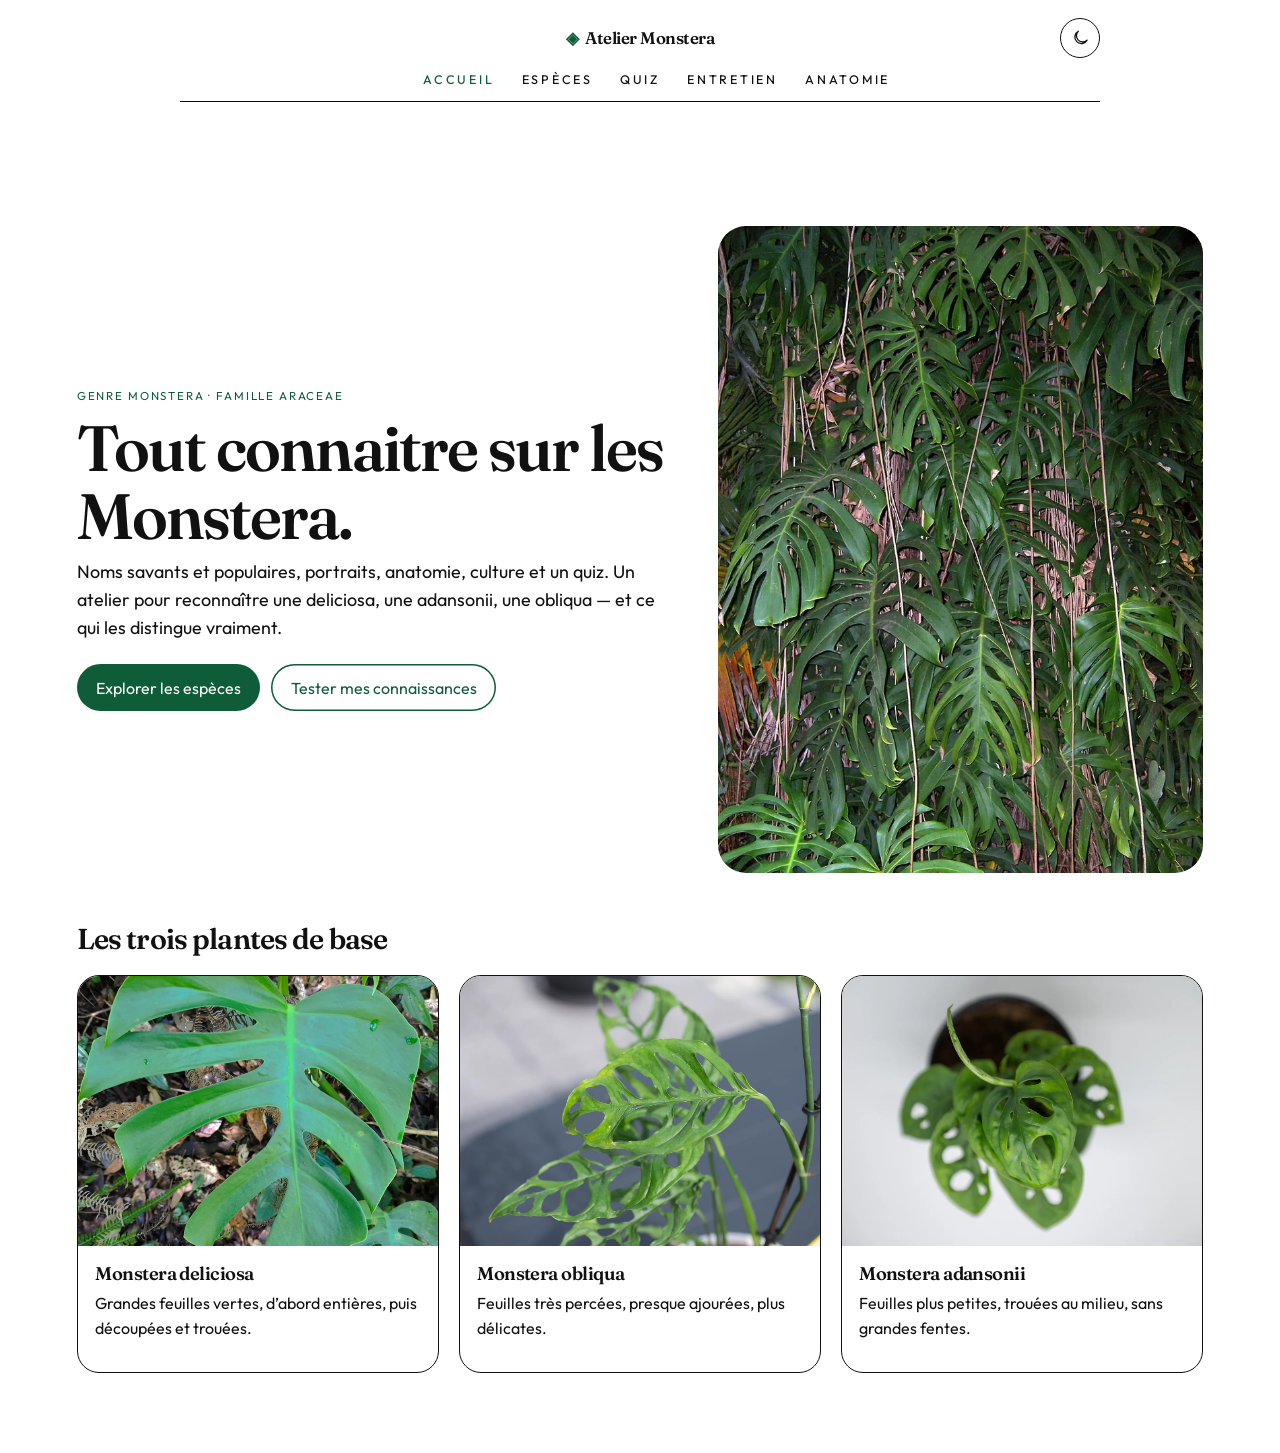
<file: index.html>
<!doctype html>
<html lang="fr">
  <head>
    <meta charset="UTF-8" />
    <meta name="viewport" content="width=device-width, initial-scale=1.0" />
    <meta name="description" content="Atelier Monstera — tout apprendre sur les Monsteras : espèces, photos, noms, entretien et quiz." />
    <meta name="theme-color" content="#0f5c38" />
    <link rel="icon" href="data:image/svg+xml,<svg xmlns='http://www.w3.org/2000/svg' viewBox='0 0 100 100'><text y='.9em' font-size='90'>🌿</text></svg>" />
    <title>Atelier Monstera — apprendre la plante</title>
    <link rel="preload" as="image" href="photos/hero-mur.webp" imagesrcset="photos/hero-mur.webp 720w, photos/hero-mur-1200.webp 1200w" imagesizes="(max-width: 980px) 90vw, 45vw" type="image/webp" fetchpriority="high" />
    <link rel="preload" as="font" href="fonts/outfit-latin.woff2" type="font/woff2" crossorigin />
    <link rel="preload" as="font" href="fonts/fraunces-latin.woff2" type="font/woff2" crossorigin />
    <link rel="stylesheet" href="styles.css?v=5" />
    <script>
      try {
        if (localStorage.getItem("atelier-theme") === "dark") {
          document.documentElement.dataset.theme = "dark";
        }
      } catch (e) {}
    </script>
  </head>
  <body>
    <div id="root">
      <div class="app" id="static-home">
        <header class="top">
          <div class="top-row">
            <span class="top-slot" aria-hidden="true"></span>
            <button class="brand" data-go="accueil"><span class="logo" aria-hidden="true">◈</span> Atelier Monstera</button>
            <button type="button" class="theme-toggle" id="theme-toggle" aria-label="Passer en mode sombre">
              <svg viewBox="0 0 24 24" aria-hidden="true"><path d="M21 14.5A8.5 8.5 0 1 1 9.5 3 7 7 0 0 0 21 14.5z"/></svg>
            </button>
          </div>
          <nav>
            <div class="nav-side nav-left">
              <button class="active" data-go="accueil">Accueil</button>
              <button data-go="especes">Espèces</button>
            </div>
            <button data-go="quiz">Quiz</button>
            <div class="nav-side nav-right">
              <button data-go="entretien">Entretien</button>
              <button data-go="anatomie">Anatomie</button>
            </div>
          </nav>
        </header>
        <main>
          <section class="hero">
            <div>
              <p class="eyebrow">Genre Monstera · famille Araceae</p>
              <h1>Tout connaitre sur les Monstera.</h1>
              <p class="lede">
                Noms savants et populaires, portraits, anatomie, culture et un quiz. Un atelier pour
                reconnaître une deliciosa, une adansonii, une obliqua — et ce qui les distingue vraiment.
              </p>
              <div class="actions">
                <button class="cta" data-go="especes">Explorer les espèces</button>
                <button class="cta ghost" data-go="quiz">Tester mes connaissances</button>
              </div>
            </div>
            <figure>
              <img
                id="lcp-hero"
                src="photos/hero-mur.webp"
                srcset="photos/hero-mur.webp 720w, photos/hero-mur-1200.webp 1200w"
                sizes="(max-width: 980px) 90vw, 45vw"
                width="720"
                height="960"
                fetchpriority="high"
                decoding="async"
                alt="Feuille de Monstera deliciosa"
                style="width:100%;height:auto;aspect-ratio:3/4;object-fit:cover;object-position:center;border-radius:28px;display:block"
              />
            </figure>
          </section>
          <section class="section tight">
            <h2 class="mid">Les trois plantes de base</h2>
            <div class="grid trio">
              <article class="card" data-open="deliciosa">
                <div class="card-media">
                  <img src="photos/home-deliciosa-hd.webp" width="640" height="480" decoding="async" alt="Monstera deliciosa" />
                </div>
                <div class="card-body">
                  <h3>Monstera deliciosa</h3>
                  <p>Grandes feuilles vertes, d’abord entières, puis découpées et trouées.</p>
                </div>
              </article>
              <article class="card" data-open="obliqua">
                <div class="card-media">
                  <img src="photos/home-obliqua-hd.webp" width="640" height="480" loading="lazy" decoding="async" alt="Monstera obliqua" />
                </div>
                <div class="card-body">
                  <h3>Monstera obliqua</h3>
                  <p>Feuilles très percées, presque ajourées, plus délicates.</p>
                </div>
              </article>
              <article class="card" data-open="adansonii">
                <div class="card-media">
                  <img src="photos/home-adansonii-hd.webp" width="640" height="480" loading="lazy" decoding="async" alt="Monstera adansonii" />
                </div>
                <div class="card-body">
                  <h3>Monstera adansonii</h3>
                  <p>Feuilles plus petites, trouées au milieu, sans grandes fentes.</p>
                </div>
              </article>
            </div>
          </section>
        </main>
      </div>
    </div>
    <script defer src="galerie.js?v=5"></script>
    <script defer src="catalog.js?v=5"></script>
    <script defer src="data.js?v=5"></script>
    <script defer src="app.js?v=5"></script>
  </body>
</html>
</file>
<file: styles.css>
@font-face {
  font-family: Outfit;
  font-style: normal;
  font-weight: 400 500;
  font-display: swap;
  src: url("fonts/outfit-latin.woff2") format("woff2");
  unicode-range: U+0000-00FF, U+0131, U+0152-0153, U+02BB-02BC, U+02C6, U+02DA, U+02DC, U+0304, U+0308, U+0329, U+2000-206F, U+20AC, U+2122, U+2191, U+2193, U+2212, U+2215, U+FEFF, U+FFFD;
}
@font-face {
  font-family: Outfit;
  font-style: normal;
  font-weight: 400 500;
  font-display: swap;
  src: url("fonts/outfit-latin-ext.woff2") format("woff2");
  unicode-range: U+0100-02BA, U+02BD-02C5, U+02C7-02CC, U+02CE-02D7, U+02DD-02FF, U+0304, U+0308, U+0329, U+1D00-1DBF, U+1E00-1E9F, U+1EF2-1EFF, U+2020, U+20A0-20AB, U+20AD-20C4, U+2113, U+2C60-2C7F, U+A720-A7FF;
}
@font-face {
  font-family: Fraunces;
  font-style: normal;
  font-weight: 600;
  font-display: swap;
  src: url("fonts/fraunces-latin.woff2") format("woff2");
  unicode-range: U+0000-00FF, U+0131, U+0152-0153, U+02BB-02BC, U+02C6, U+02DA, U+02DC, U+0304, U+0308, U+0329, U+2000-206F, U+20AC, U+2122, U+2191, U+2193, U+2212, U+2215, U+FEFF, U+FFFD;
}
@font-face {
  font-family: Fraunces;
  font-style: normal;
  font-weight: 600;
  font-display: swap;
  src: url("fonts/fraunces-latin-ext.woff2") format("woff2");
  unicode-range: U+0100-02BA, U+02BD-02C5, U+02C7-02CC, U+02CE-02D7, U+02DD-02FF, U+0304, U+0308, U+0329, U+1D00-1DBF, U+1E00-1E9F, U+1EF2-1EFF, U+2020, U+20A0-20AB, U+20AD-20C4, U+2113, U+2C60-2C7F, U+A720-A7FF;
}

:root {
  --green: #0f5c38;
  --white: #ffffff;
  --black: #111111;
  --header-space: 9.25rem;
  --bg: var(--white);
  --bg-2: var(--white);
  --ink: var(--black);
  --muted: var(--black);
  --line: var(--black);
  --green-2: var(--green);
  --leaf: var(--white);
  --clay: var(--green);
  --paper: var(--white);
  --shadow: none;
  --radius: 22px;
}

* {
  box-sizing: border-box;
  -webkit-tap-highlight-color: transparent;
}

button:focus,
a:focus,
input:focus {
  outline: none;
}

button:focus-visible,
a:focus-visible,
input:focus-visible {
  outline: 2px solid var(--green);
  outline-offset: 3px;
}

html,
body,
#root {
  margin: 0;
  min-height: 100%;
}

html {
  scroll-padding-top: var(--header-space);
  color-scheme: light;
}

html[data-theme="dark"] {
  color-scheme: dark;
  --green: #6fbf90;
  --white: #121212;
  --black: #f3f3f3;
}

html[data-theme="dark"] .fiche-hero,
html[data-theme="dark"] .card-media {
  background: #0a0a0a;
}

body {
  font-family: Outfit, system-ui, sans-serif;
  font-weight: 400;
  color: var(--black);
  background: var(--white);
}

h1,
h2,
h3,
.brand {
  font-family: Fraunces, Georgia, serif;
  font-weight: 600;
  letter-spacing: -0.03em;
}

h1 {
  font-size: clamp(2.2rem, 5vw, 4.2rem);
  line-height: 1.05;
  margin: 0 0 0.6rem;
}

h2 {
  font-size: 1.35rem;
  margin: 0 0 0.4rem;
}

h3 {
  font-size: 1.15rem;
  margin: 0 0 0.35rem;
}

p {
  margin: 0 0 0.8rem;
  line-height: 1.55;
}

button,
input {
  font: inherit;
}

.app {
  min-height: 100vh;
}

.top {
  position: sticky;
  top: 0;
  z-index: 10;
  display: flex;
  flex-direction: column;
  align-items: center;
  justify-content: center;
  gap: 0.85rem;
  padding: 1.15rem 6vw 0;
  background: var(--white);
}

.top-row {
  display: grid;
  grid-template-columns: 2.7rem 1fr 2.7rem;
  align-items: center;
  width: min(920px, 100%);
}

.theme-toggle {
  width: 2.5rem;
  height: 2.5rem;
  border: 1px solid var(--black);
  background: var(--white);
  color: var(--black);
  border-radius: 999px;
  display: grid;
  place-items: center;
  cursor: pointer;
  justify-self: end;
  padding: 0;
}

.theme-toggle svg {
  width: 1.15rem;
  height: 1.15rem;
  fill: none;
  stroke: currentColor;
  stroke-width: 1.7;
  stroke-linecap: round;
  stroke-linejoin: round;
}

.brand {
  border: 0;
  background: none;
  color: var(--black);
  font-size: 1.05rem;
  display: flex;
  align-items: center;
  justify-content: center;
  gap: 0.45rem;
  cursor: pointer;
  width: auto;
  margin: 0 auto;
  text-align: center;
}

.logo {
  color: var(--green);
}

nav {
  display: grid;
  grid-template-columns: 1fr auto 1fr;
  align-items: center;
  width: min(920px, 100%);
  column-gap: 1.7rem;
  padding-bottom: 0.85rem;
  border-bottom: 1px solid var(--black);
  margin-bottom: 1.75rem;
}

.nav-side {
  display: flex;
  flex-wrap: nowrap;
  align-items: center;
  gap: 1.7rem;
}

.nav-left {
  justify-content: flex-end;
}

.nav-right {
  justify-content: flex-start;
}


nav button {
  border: 0;
  background: none;
  color: var(--black);
  padding: 0;
  border-radius: 0;
  cursor: pointer;
  font-family: Outfit, system-ui, sans-serif;
  font-size: 0.78rem;
  font-weight: 450;
  letter-spacing: 0.22em;
  text-transform: uppercase;
}

nav button.active,
nav button:hover {
  background: none;
  color: var(--green);
}

main {
  padding: 2rem 0 4rem;
}

.hero {
  display: grid;
  grid-template-columns: 1.1fr 0.9fr;
  gap: 3rem;
  align-items: center;
  padding: 4rem 6vw 2rem;
}

.hero figure {
  margin: 0;
}

.hero img,
.portrait img,
.card-media img,
.sheet img {
  width: 100%;
  display: block;
  object-fit: cover;
}

.hero img {
  width: 100%;
  height: min(72vh, 640px);
  object-fit: cover;
  object-position: center;
  border-radius: 40% 18% 32% 14% / 22% 34% 16% 40%;
  box-shadow: var(--shadow);
}

.eyebrow {
  text-transform: uppercase;
  letter-spacing: 0.16em;
  font-size: 0.72rem;
  color: var(--clay);
  margin-bottom: 0.6rem;
}

.lede {
  color: var(--muted);
  font-size: 1.12rem;
  max-width: 40rem;
}

.actions {
  display: flex;
  flex-wrap: wrap;
  gap: 0.7rem;
  margin-top: 1.4rem;
}

.cta {
  border: 0;
  background: var(--green);
  color: var(--white);
  padding: 0.85rem 1.2rem;
  border-radius: 999px;
  cursor: pointer;
}

.cta:disabled {
  opacity: 0.45;
  cursor: not-allowed;
}

.cta.ghost {
  background: transparent;
  color: var(--green);
  box-shadow: inset 0 0 0 1.5px var(--green);
}

.section {
  padding: 3rem 6vw 1rem;
}

.section.tight {
  padding-top: 1rem;
}

.section-head {
  max-width: 44rem;
  margin-bottom: 1.8rem;
}

.mid {
  font-size: 1.8rem;
  margin-bottom: 1.2rem;
}

.toolbar {
  display: grid;
  gap: 0.9rem;
  margin-bottom: 1.6rem;
}

.toolbar input {
  width: 100%;
  max-width: 28rem;
  border: 1px solid var(--black);
  background: var(--white);
  color: var(--black);
  border-radius: 999px;
  padding: 0.75rem 1rem;
}

.pills {
  display: flex;
  flex-wrap: wrap;
  gap: 0.4rem;
}

.pill {
  border: 1px solid var(--line);
  background: var(--paper);
  border-radius: 999px;
  padding: 0.35rem 0.75rem;
  cursor: pointer;
  color: var(--muted);
}

.pill.on {
  background: var(--green);
  border-color: var(--green);
  color: var(--white);
}

.grid {
  display: grid;
  grid-template-columns: repeat(3, 1fr);
  gap: 1.2rem;
}

.card {
  background: var(--white);
  border: 1px solid var(--black);
  border-radius: var(--radius);
  overflow: hidden;
  cursor: pointer;
}

.card-media {
  display: block;
  width: 100%;
  padding: 0;
  border: 0;
  background: var(--black);
  cursor: pointer;
  position: relative;
  aspect-ratio: 4 / 3;
}

.card-media img,
.card-media .no-photo {
  width: 100%;
  height: 100%;
  object-fit: cover;
  background: #f3f3f3;
}

.no-photo {
  display: flex;
  align-items: center;
  justify-content: center;
  background: var(--white);
  border-bottom: 1px solid var(--black);
  color: var(--black);
  text-align: center;
  padding: 1rem;
  font-size: 0.88rem;
}

.fiche-hero .no-photo {
  min-height: 420px;
  height: 100%;
  border: 0;
}

.badge {
  position: absolute;
  left: 0.8rem;
  bottom: 0.8rem;
  background: var(--green);
  color: var(--white);
  font-size: 0.75rem;
  padding: 0.2rem 0.55rem;
  border-radius: 999px;
}

.card-body {
  padding: 1rem 1.1rem 1.15rem;
}

.aka {
  color: var(--clay);
  font-size: 0.88rem;
  margin-bottom: 0.45rem;
}

.text-btn {
  border: 0;
  background: none;
  color: var(--green-2);
  padding: 0;
  cursor: pointer;
  text-decoration: underline;
  text-underline-offset: 3px;
}

.split {
  display: grid;
  grid-template-columns: 0.9fr 1.1fr;
  gap: 1.5rem;
  align-items: start;
}

.portrait {
  margin: 0;
  position: sticky;
  top: var(--header-space);
}

.portrait img {
  width: 100%;
  height: auto;
  aspect-ratio: 4 / 5;
  border-radius: var(--radius);
  object-position: center;
}

.portrait figcaption {
  color: var(--muted);
  font-size: 0.88rem;
  margin-top: 0.6rem;
}

.stack,
.care-grid {
  display: grid;
  gap: 0.85rem;
}

.note ul {
  margin: 0.35rem 0 0;
  padding-left: 1.1rem;
}

.note li {
  margin: 0.2rem 0;
  line-height: 1.45;
}

.note,
.care,
.gloss {
  background: var(--paper);
  border: 1px solid var(--line);
  border-radius: 16px;
  padding: 1rem 1.1rem;
}

.care-grid {
  grid-template-columns: repeat(2, 1fr);
}

.care-split {
  display: grid;
  grid-template-columns: 0.85fr 1.15fr;
  gap: 2.5rem;
  align-items: start;
}

.care-list {
  display: grid;
  gap: 0;
  border-top: 1px solid var(--black);
}

.care-step {
  display: grid;
  grid-template-columns: 3.2rem 1fr;
  gap: 1rem;
  padding: 1.15rem 0;
  border-bottom: 1px solid var(--black);
}

.care-step h2 {
  margin-bottom: 0.25rem;
}

.care-step ul,
.care-warn ul {
  margin: 0.35rem 0 0;
  padding-left: 1.1rem;
}

.care-step li,
.care-warn li {
  margin: 0.2rem 0;
  line-height: 1.45;
}

.care-num {
  margin: 0;
  font-family: Fraunces, Georgia, serif;
  font-size: 1.15rem;
  color: var(--green);
}

.care-warn {
  margin-top: 2rem;
  padding: 1.1rem 1.2rem;
  border: 1px solid var(--black);
  background: var(--white);
}

.glossary {
  display: grid;
  gap: 0.7rem;
  margin: 0;
}

.gloss dt {
  font-family: Fraunces, Georgia, serif;
  font-size: 1.15rem;
  color: var(--green);
}

.gloss dd {
  margin: 0.25rem 0 0;
  color: var(--muted);
}

.quiz-page {
  display: flex;
  justify-content: center;
}

.quiz-card {
  width: min(640px, 100%);
  border: 1px solid var(--black);
  border-radius: var(--radius);
  padding: 1.6rem 1.5rem 1.7rem;
  background: var(--white);
}

.quiz-progress {
  margin-bottom: 1.2rem;
}

.quiz-bar {
  height: 6px;
  background: var(--white);
  border: 1px solid var(--black);
  margin-top: 0.7rem;
}

.quiz-bar span {
  display: block;
  height: 100%;
  width: 0;
  background: var(--green);
}

.quiz-card .q-title {
  font-family: Fraunces, Georgia, serif;
  font-size: clamp(1.4rem, 3vw, 2rem);
  font-weight: 600;
  line-height: 1.2;
  margin: 0 0 1.2rem;
}

.options {
  display: grid;
  gap: 0.6rem;
}

.opt {
  text-align: left;
  border: 1px solid var(--black);
  background: var(--white);
  color: var(--black);
  border-radius: 12px;
  padding: 0.85rem 1rem;
  cursor: pointer;
}

.opt:hover:not(:disabled) {
  background: var(--green);
  color: var(--white);
  border-color: var(--green);
}

.opt:disabled {
  cursor: default;
}

.opt.good {
  border-color: var(--green);
  background: var(--green);
  color: var(--white);
}

.opt.bad {
  border-color: var(--black);
  background: var(--black);
  color: var(--white);
}

.quiz-hint {
  margin: 1rem 0 0;
  color: var(--black);
}

.quiz-feedback {
  margin-top: 1.15rem;
  padding: 0.95rem 1rem;
  border-radius: 12px;
  border: 1px solid var(--black);
}

.quiz-feedback.ok {
  border-color: var(--green);
}

.quiz-feedback p {
  margin: 0;
}

.quiz-actions {
  display: flex;
  flex-wrap: wrap;
  gap: 0.7rem;
  margin-top: 1.2rem;
}

.quiz-result .quiz-score {
  font-family: Fraunces, Georgia, serif;
  font-size: clamp(3.2rem, 8vw, 5rem);
  line-height: 1;
  margin: 0.4rem 0 0.5rem;
}

.quiz-result .quiz-score span {
  font-size: 0.4em;
}

.quiz-missed {
  display: grid;
  gap: 1rem;
  margin: 1.4rem 0 0.4rem;
  padding-top: 1.2rem;
  border-top: 1px solid var(--black);
}

.quiz-missed article p {
  margin: 0 0 0.25rem;
}

.quiz-missed .q-title {
  font-size: 1.05rem;
  margin-bottom: 0.4rem;
}

.why {
  margin-top: 0.35rem;
}

/* Quiz : choix du mode et quiz en photo */
.quiz-modes {
  display: grid;
  gap: 0.8rem;
}

.quiz-mode {
  display: grid;
  gap: 0.35rem;
  text-align: left;
  font: inherit;
  border: 1px solid var(--black);
  background: var(--white);
  color: var(--black);
  border-radius: 16px;
  padding: 1.1rem 1.2rem;
  cursor: pointer;
}

.quiz-mode strong {
  font-family: Fraunces, Georgia, serif;
  font-size: 1.3rem;
  font-weight: 600;
}

.quiz-mode span {
  color: var(--muted);
}

.quiz-mode:hover,
.quiz-mode:focus-visible {
  background: var(--green);
  border-color: var(--green);
  color: var(--white);
}

.quiz-mode:hover span,
.quiz-mode:focus-visible span {
  color: inherit;
}

.quiz-photo {
  margin: 0 0 1.1rem;
}

.quiz-photo img {
  display: block;
  width: 100%;
  aspect-ratio: 4 / 3;
  object-fit: cover;
  border: 1px solid var(--black);
  border-radius: 16px;
  background: var(--white);
}

.quiz-photo.contain img,
.quiz-thumb.contain img {
  object-fit: contain;
}

.quiz-photo figcaption {
  margin-top: 0.45rem;
  font-size: 0.8rem;
  color: var(--muted);
}

.quiz-missed article.has-img {
  display: grid;
  grid-template-columns: 96px 1fr;
  gap: 0.9rem;
  align-items: start;
}

.quiz-thumb img {
  display: block;
  width: 96px;
  height: 96px;
  object-fit: cover;
  border-radius: 10px;
  border: 1px solid var(--black);
}

.empty {
  color: var(--muted);
}

footer {
  padding: 2rem 6vw 3rem;
  color: var(--muted);
  font-size: 0.9rem;
}

.modal {
  position: fixed;
  inset: 0;
  z-index: 20;
  background: var(--black);
  display: grid;
  place-items: center;
  padding: 2rem 1rem;
}

.sheet {
  width: min(860px, 100%);
  max-height: 90vh;
  overflow: auto;
  background: var(--paper);
  border-radius: 28px;
  position: relative;
  box-shadow: var(--shadow);
}

.sheet img {
  height: 280px;
}

.sheet-body {
  padding: 1.2rem 1.4rem 1.6rem;
}

.close {
  position: absolute;
  top: 0.7rem;
  right: 0.8rem;
  width: 2.2rem;
  height: 2.2rem;
  border: 0;
  border-radius: 999px;
  background: var(--paper);
  cursor: pointer;
  font-size: 1.4rem;
  line-height: 1;
}

.facts {
  list-style: none;
  padding: 0;
  margin: 1.4rem 0;
  display: grid;
  grid-template-columns: 1fr 1fr;
  gap: 0.7rem;
}

.facts li {
  border: 1px solid var(--black);
  border-radius: 14px;
  padding: 0.75rem 0.9rem;
}

.facts li span {
  display: block;
  font-size: 0.72rem;
  letter-spacing: 0.12em;
  text-transform: uppercase;
  color: var(--clay);
}

.tags {
  display: flex;
  flex-wrap: wrap;
  gap: 0.4rem;
}

.tags span {
  border: 1px solid var(--black);
  background: var(--white);
  color: var(--black);
  border-radius: 999px;
  padding: 0.25rem 0.6rem;
  font-size: 0.82rem;
}

.fiche {
  display: grid;
  grid-template-columns: 1fr 1fr;
  min-height: calc(100vh - 8rem);
}

.fiche-hero {
  background: var(--black);
  min-height: 420px;
}

.fiche-hero img,
.fiche-hero .no-photo {
  width: 100%;
  height: 100%;
  min-height: 420px;
  object-fit: cover;
  display: block;
}

.fiche-body {
  padding: 2.2rem 4vw 3rem;
  display: flex;
  flex-direction: column;
  justify-content: center;
}

.back {
  align-self: flex-start;
  border: 1px solid var(--green);
  background: var(--white);
  color: var(--green);
  padding: 0.45rem 0.95rem;
  margin-bottom: 1.2rem;
  cursor: pointer;
  font-size: 0.92rem;
  border-radius: 999px;
}

.fiche-hero img.contain {
  object-fit: contain;
  background: #f4efe4;
}

.fiche-nav {
  display: flex;
  flex-wrap: wrap;
  gap: 0.7rem;
  margin-top: 1.6rem;
}

.fiche-nav .cta.ghost {
  max-width: 100%;
}

.credit {
  margin-top: 1rem;
  font-size: 0.8rem;
  color: var(--muted);
}

.range {
  padding-top: 0.4rem;
}

.range-map {
  position: relative;
  margin: 0;
  border: 1px solid var(--black);
  overflow: hidden;
}

.range-leaflet {
  display: block;
  width: 100%;
  height: 460px;
  background: #d5ddd6;
}

.range-leaflet.leaflet-container {
  font-family: inherit;
}

.map-zoom {
  position: absolute;
  top: 0.7rem;
  right: 0.7rem;
  display: flex;
  flex-direction: column;
  gap: 0.35rem;
  z-index: 1100;
}

.map-zoom button {
  width: 2.4rem;
  height: 2.4rem;
  border: 1px solid var(--black);
  background: var(--white);
  color: var(--black);
  font-size: 1.35rem;
  line-height: 1;
  cursor: pointer;
}

.map-zoom button:hover {
  background: var(--green);
  color: var(--white);
  border-color: var(--green);
}

.range-map figcaption {
  display: flex;
  align-items: flex-start;
  gap: 0.55rem;
  padding: 0.85rem 1rem 1rem;
  border-top: 1px solid var(--black);
  font-size: 1rem;
  font-weight: 450;
  line-height: 1.45;
}

.range-map .swatch {
  width: 0.85rem;
  height: 0.85rem;
  background: var(--green);
  border: 1px solid var(--black);
  flex-shrink: 0;
  margin-top: 0.28rem;
}

@media (max-width: 980px) {
  :root {
    --header-space: 8.4rem;
  }

  .top {
    padding: 1rem 5vw 0;
    gap: 0.75rem;
  }

  .brand {
    font-size: 1.15rem;
  }

  nav {
    display: flex;
    flex-wrap: nowrap;
    justify-content: space-between;
    align-items: center;
    width: 100%;
    column-gap: 0;
    padding-bottom: 0.85rem;
    margin-bottom: 1.15rem;
  }

  .nav-side {
    display: contents;
  }

  nav button {
    font-size: 0.7rem;
    letter-spacing: 0.06em;
    padding: 0.55rem 0.15rem;
    white-space: nowrap;
  }

  .hero,
  .split,
  .care-split,
  .fiche,
  .facts,
  .grid,
  .care-grid {
    grid-template-columns: 1fr;
  }

  .hero {
    padding: 1.4rem 6vw 1.2rem;
    gap: 1.6rem;
  }

  .hero img {
    height: auto;
    aspect-ratio: 3 / 4;
    max-height: none;
    border-radius: 28px;
    object-position: center;
  }

  .portrait img {
    height: auto;
    aspect-ratio: 4 / 5;
    border-radius: 24px;
  }

  .portrait {
    position: static;
  }

  .lede {
    font-size: 1.02rem;
  }

  .actions {
    flex-direction: column;
    align-items: stretch;
    gap: 0.65rem;
  }

  .cta {
    text-align: center;
    padding: 0.95rem 1.1rem;
    font-size: 1rem;
  }

  .section {
    padding: 2rem 6vw 1rem;
  }

  .grid.trio,
  .grid {
    gap: 1.15rem;
  }

  .card-media img,
  .card-media .no-photo {
    height: 100%;
  }

  .card-body {
    padding: 1.05rem 1.1rem 1.2rem;
  }

  .fiche-body {
    padding: 1.6rem 6vw 2.4rem;
    justify-content: flex-start;
  }
}


/* Carrousel de photos (glisser + petits ronds) */
.slider {
  position: relative;
  width: 100%;
  height: 100%;
}

.slides {
  display: flex;
  width: 100%;
  height: 100%;
  overflow-x: auto;
  overflow-y: hidden;
  scroll-snap-type: x mandatory;
  overscroll-behavior-x: contain;
  scrollbar-width: none;
  -webkit-overflow-scrolling: touch;
}

.slides::-webkit-scrollbar {
  display: none;
}

.slides > img {
  flex: 0 0 100%;
  width: 100%;
  height: 100%;
  object-fit: cover;
  scroll-snap-align: start;
  scroll-snap-stop: always;
}

.slides > img.contain {
  object-fit: contain;
  background: #f4efe4;
}

.fiche-hero {
  position: relative;
}

.fiche-hero .slider {
  position: absolute;
  inset: 0;
}

.dots {
  position: absolute;
  left: 50%;
  bottom: 12px;
  transform: translateX(-50%);
  display: flex;
  gap: 7px;
  padding: 5px 8px;
  border-radius: 999px;
  background: rgba(0, 0, 0, 0.28);
  backdrop-filter: blur(4px);
}

.dot {
  width: 8px;
  height: 8px;
  padding: 0;
  border: 0;
  border-radius: 50%;
  background: rgba(255, 255, 255, 0.55);
  cursor: pointer;
  transition: transform 0.2s, background 0.2s;
}

.dot.on {
  background: #fff;
  transform: scale(1.25);
}

.slide-arrow {
  position: absolute;
  top: 50%;
  transform: translateY(-50%);
  width: 38px;
  height: 38px;
  border: 0;
  border-radius: 50%;
  background: rgba(255, 255, 255, 0.85);
  color: #111;
  font-size: 1.5rem;
  line-height: 1;
  cursor: pointer;
  opacity: 0;
  transition: opacity 0.2s;
}

.slide-arrow.prev {
  left: 10px;
}

.slide-arrow.next {
  right: 10px;
}

@media (hover: hover) {
  .slider:hover .slide-arrow {
    opacity: 1;
  }
}

@media (hover: none) {
  .slide-arrow {
    display: none;
  }
}

@media (max-width: 980px) {
  .fiche-hero .slider {
    position: relative;
    inset: auto;
    height: auto;
    aspect-ratio: 4 / 5;
  }

  .fiche-hero .slides > img {
    min-height: 0;
  }
}
</file>
